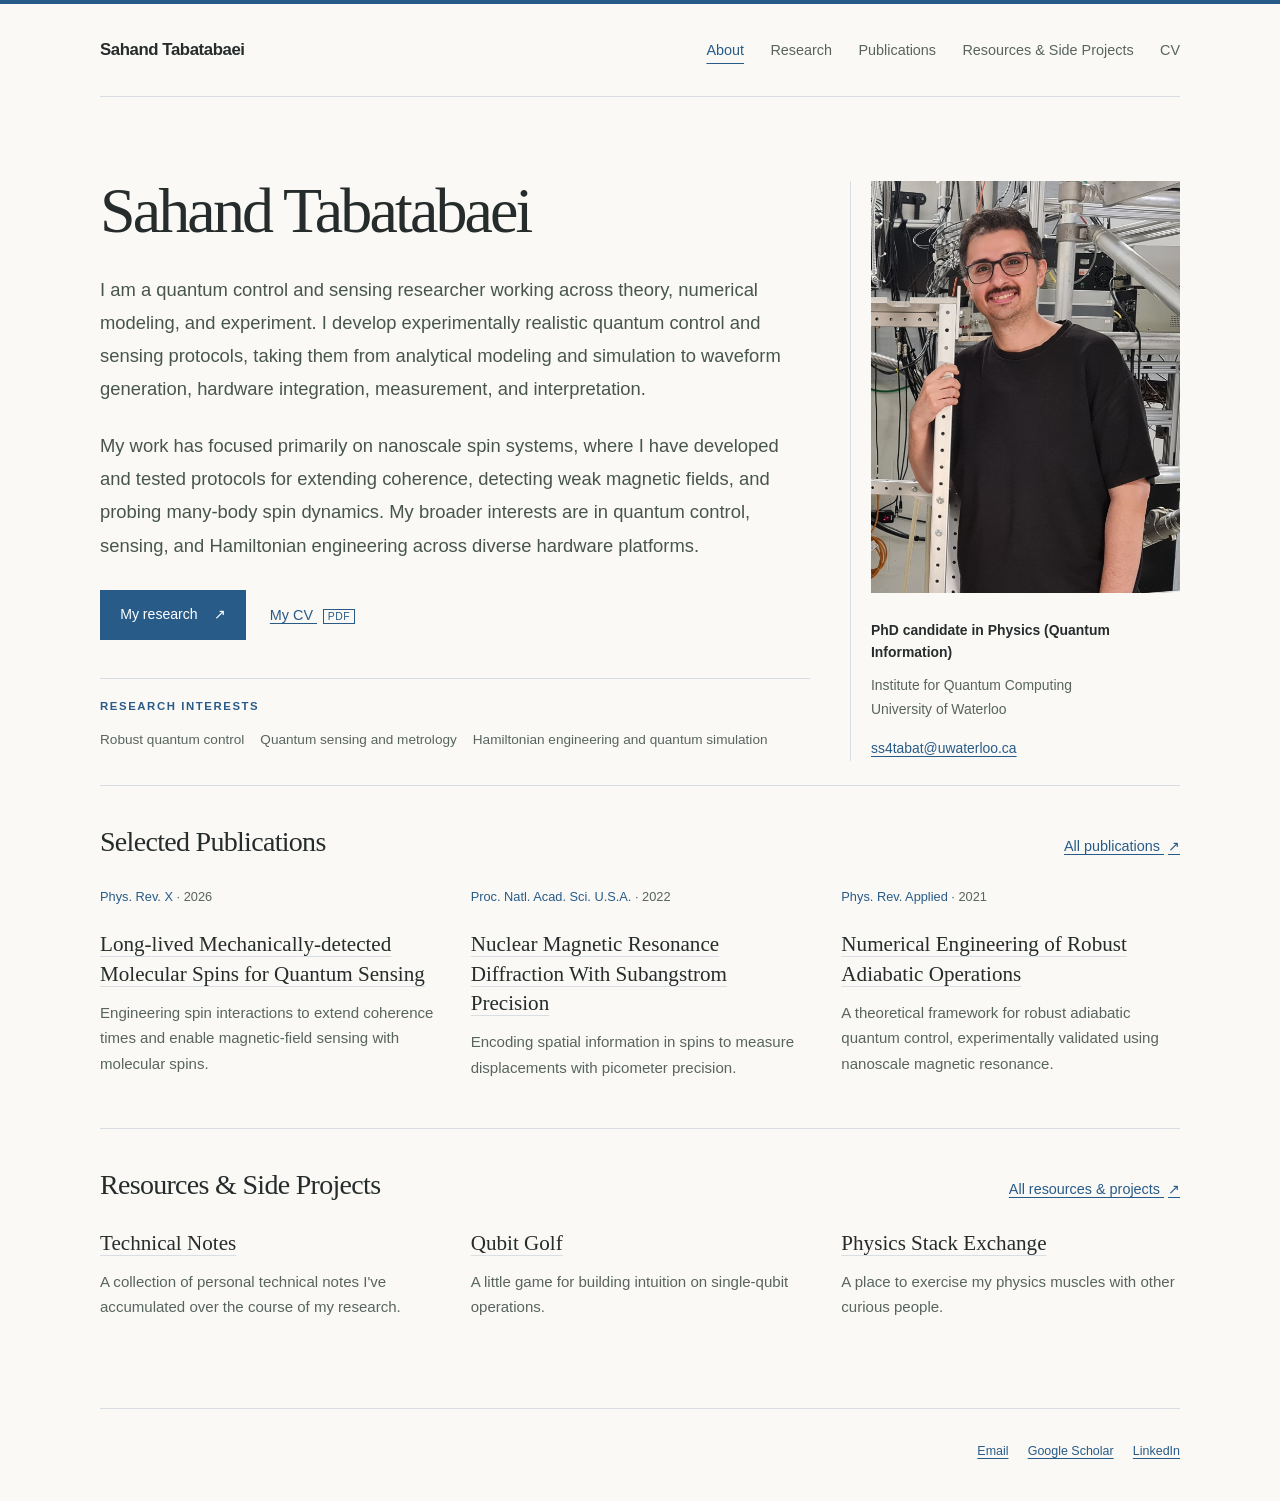
<file: index.html>
<!doctype html>
<html lang="en">
<head>
  <meta charset="utf-8">
  <meta name="viewport" content="width=device-width, initial-scale=1">
  <title>About · Sahand Tabatabaei</title>
  <meta name="description" content="Quantum control and sensing researcher">
  <meta name="author" content="Sahand Tabatabaei">
  <meta name="robots" content="index, follow">
  <meta name="color-scheme" content="light">
  <link rel="stylesheet" href="assets/styles.css">
</head>
<body>
  <a class="skip-link" href="#main">Skip to content</a>
  <header class="site-header container">
    <a class="site-name" href="index.html">Sahand Tabatabaei</a>
    <nav aria-label="Main navigation"><a href="index.html" aria-current="page">About</a><a href="research.html">Research</a><a href="publications.html">Publications</a><a href="resources.html">Resources &amp; Side Projects</a><a href="cv.html">CV</a></nav>
  </header>
  <main id="main" class="container" tabindex="-1">
    <section class="home-intro" aria-labelledby="intro-title">
      <div class="home-copy">
        <h1 id="intro-title">Sahand Tabatabaei</h1>
        <p class="lead">I am a quantum control and sensing researcher working across theory, numerical modeling, and experiment. I develop experimentally realistic quantum control and sensing protocols, taking them from analytical modeling and simulation to waveform generation, hardware integration, measurement, and interpretation.</p>
        <div class="home-biography prose lead"><p>My work has focused primarily on nanoscale spin systems, where I have developed and tested protocols for extending coherence, detecting weak magnetic fields, and probing many-body spin dynamics. My broader interests are in quantum control, sensing, and Hamiltonian engineering across diverse hardware platforms.</p></div>
        <div class="actions">
          <a class="button" href="research.html">My research <span aria-hidden="true">↗</span></a>
          <a class="text-link" href="files/Sahand_Tabatabaei_CV.pdf">My CV <span class="file-type">PDF</span></a>
        </div>
      </div>
      <aside class="profile-aside" aria-label="Portrait and current position">
        <figure class="profile-photo"><img src="images/sahand-tabatabaei.jpg" alt="Sahand Tabatabaei" width="2220" height="2252" decoding="async" fetchpriority="high"></figure>
        <div class="profile-details">
          <p class="position">PhD candidate in Physics (Quantum Information)</p>
          <p>Institute for Quantum Computing<br>University of Waterloo</p>
          <a class="email-link" href="mailto:ss4tabat@uwaterloo.ca">ss4tabat@uwaterloo.ca</a>
        </div>
      </aside>
      <div class="home-interests" aria-labelledby="interests-title">
        <p class="eyebrow" id="interests-title">Research Interests</p>
        <ul class="plain-list"><li>Robust quantum control</li><li>Quantum sensing and metrology</li><li>Hamiltonian engineering and quantum simulation</li></ul>
      </div>
    </section>
    <section class="section-block" aria-labelledby="selected-title">
      <div class="section-heading">
        <h2 id="selected-title">Selected Publications</h2>
        <a class="text-link" href="publications.html">All publications <span aria-hidden="true">↗</span></a>
      </div>
      <div class="selected-publications"><article class="selected-paper"><p class="paper-meta"><em>Phys. Rev. X</em> · 2026</p><h3><a href="https://link.aps.org/doi/10.1103/c994-bzx7">Long-lived Mechanically-detected Molecular Spins for Quantum Sensing</a></h3><p class="paper-summary">Engineering spin interactions to extend coherence times and enable magnetic-field sensing with molecular spins.</p></article><article class="selected-paper"><p class="paper-meta"><em>Proc. Natl. Acad. Sci. U.S.A.</em> · 2022</p><h3><a href="https://pnas.org/doi/full/10.1073/pnas.2209213119">Nuclear Magnetic Resonance Diffraction With Subangstrom Precision</a></h3><p class="paper-summary">Encoding spatial information in spins to measure displacements with picometer precision.</p></article><article class="selected-paper"><p class="paper-meta"><em>Phys. Rev. Applied</em> · 2021</p><h3><a href="https://link.aps.org/doi/10.1103/PhysRevApplied.15.044043">Numerical Engineering of Robust Adiabatic Operations</a></h3><p class="paper-summary">A theoretical framework for robust adiabatic quantum control, experimentally validated using nanoscale magnetic resonance.</p></article></div>
    </section>
    <section class="section-block" aria-labelledby="home-resources-title">
      <div class="section-heading">
        <h2 id="home-resources-title">Resources &amp; Side Projects</h2>
        <a class="text-link" href="resources.html">All resources &amp; projects <span aria-hidden="true">↗</span></a>
      </div>
      <ul class="home-resources"><li class="home-resource"><h3><a href="resources.html#technical-notes">Technical Notes</a></h3><p>A collection of personal technical notes I&#x27;ve accumulated over the course of my research.</p></li><li class="home-resource"><h3><a href="https://sahandtabtab.github.io/Quantum-Gate-Golf/">Qubit Golf</a></h3><p>A little game for building intuition on single-qubit operations.</p></li><li class="home-resource"><h3><a href="https://physics.stackexchange.com/users/116526/sahand-tabatabaei">Physics Stack Exchange</a></h3><p>A place to exercise my physics muscles with other curious people.</p></li></ul>
    </section>

  </main>
  <footer class="site-footer container">
    <nav aria-label="Contact and professional links">
      <a href="mailto:ss4tabat@uwaterloo.ca">Email</a>
      <a href="https://scholar.google.ca/citations?user=U9MbIZI5tVkC&amp;hl=en">Google Scholar</a>
      <a href="https://www.linkedin.com/in/sahand-tabatabaei-b3b53bb3">LinkedIn</a>
    </nav>
  </footer>
</body>
</html>
</file>
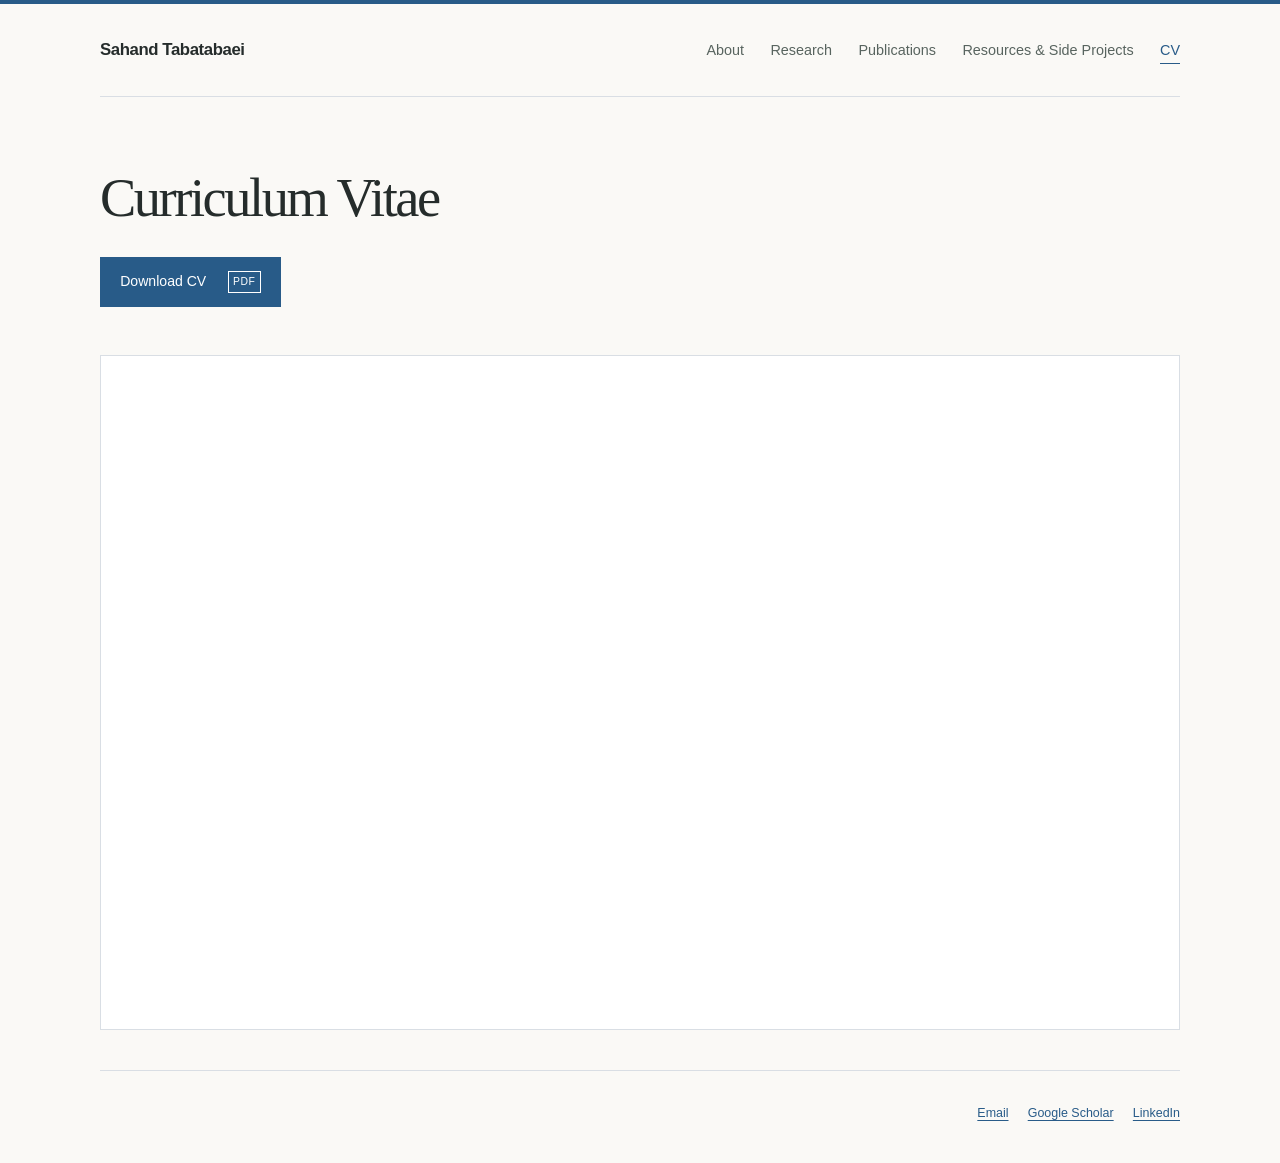
<file: cv.html>
<!doctype html>
<html lang="en">
<head>
  <meta charset="utf-8">
  <meta name="viewport" content="width=device-width, initial-scale=1">
  <title>CV · Sahand Tabatabaei</title>
  <meta name="description" content="Sahand Tabatabaei&#x27;s CV">
  <meta name="author" content="Sahand Tabatabaei">
  <meta name="robots" content="index, follow">
  <meta name="color-scheme" content="light">
  <link rel="stylesheet" href="assets/styles.css">
</head>
<body>
  <a class="skip-link" href="#main">Skip to content</a>
  <header class="site-header container">
    <a class="site-name" href="index.html">Sahand Tabatabaei</a>
    <nav aria-label="Main navigation"><a href="index.html">About</a><a href="research.html">Research</a><a href="publications.html">Publications</a><a href="resources.html">Resources &amp; Side Projects</a><a href="cv.html" aria-current="page">CV</a></nav>
  </header>
  <main id="main" class="container" tabindex="-1">
    <header class="page-heading">
      <h1>Curriculum Vitae</h1>
      <div class="actions">
        <a class="button" href="files/Sahand_Tabatabaei_CV.pdf" download="Sahand_Tabatabaei_CV.pdf">Download CV <span class="file-type">PDF</span></a>
      </div>
    </header>
    <section class="cv-document" aria-labelledby="document-title">
      <h2 id="document-title" class="visually-hidden">CV Document Preview</h2>
      <iframe src="files/Sahand_Tabatabaei_CV.pdf" title="Sahand Tabatabaei Research CV PDF" loading="lazy"></iframe>
    </section>

  </main>
  <footer class="site-footer container">
    <nav aria-label="Contact and professional links">
      <a href="mailto:ss4tabat@uwaterloo.ca">Email</a>
      <a href="https://scholar.google.ca/citations?user=U9MbIZI5tVkC&amp;hl=en">Google Scholar</a>
      <a href="https://www.linkedin.com/in/sahand-tabatabaei-b3b53bb3">LinkedIn</a>
    </nav>
  </footer>
</body>
</html>
</file>
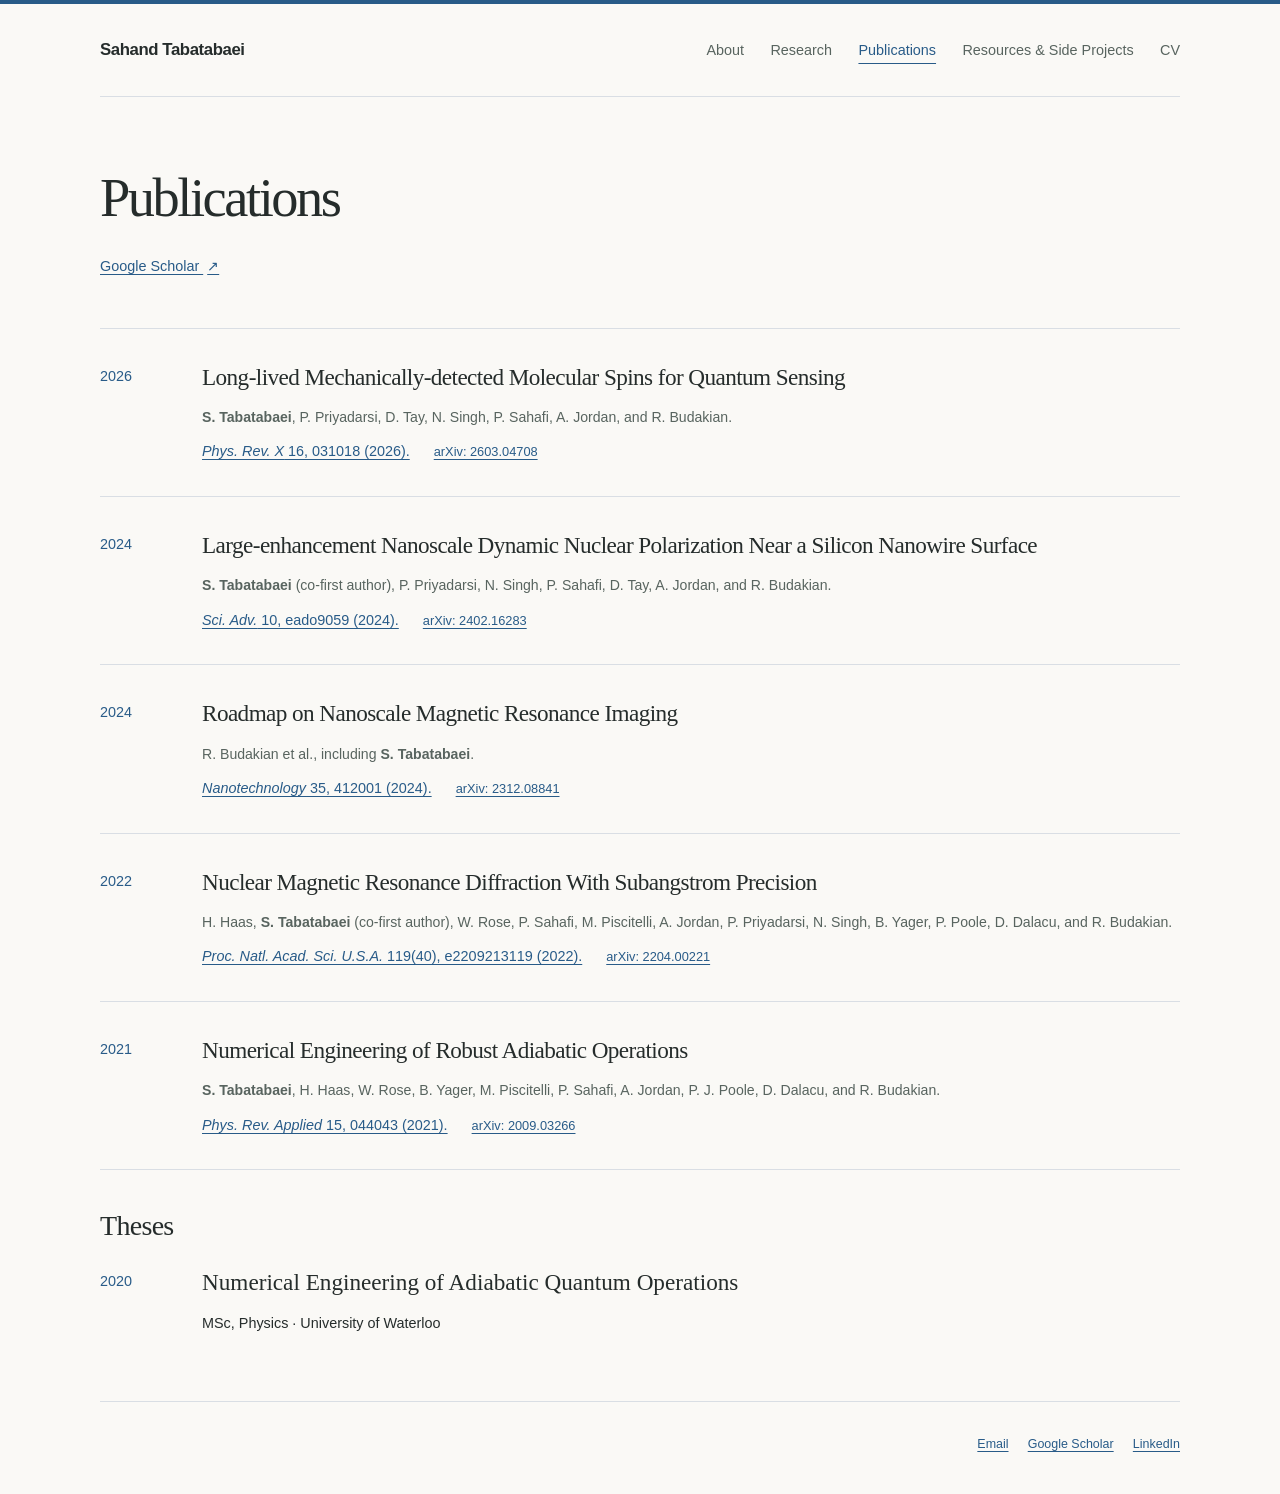
<file: publications.html>
<!doctype html>
<html lang="en">
<head>
  <meta charset="utf-8">
  <meta name="viewport" content="width=device-width, initial-scale=1">
  <title>Publications · Sahand Tabatabaei</title>
  <meta name="description" content="Publications.">
  <meta name="author" content="Sahand Tabatabaei">
  <meta name="robots" content="index, follow">
  <meta name="color-scheme" content="light">
  <link rel="stylesheet" href="assets/styles.css">
</head>
<body>
  <a class="skip-link" href="#main">Skip to content</a>
  <header class="site-header container">
    <a class="site-name" href="index.html">Sahand Tabatabaei</a>
    <nav aria-label="Main navigation"><a href="index.html">About</a><a href="research.html">Research</a><a href="publications.html" aria-current="page">Publications</a><a href="resources.html">Resources &amp; Side Projects</a><a href="cv.html">CV</a></nav>
  </header>
  <main id="main" class="container" tabindex="-1">
    <header class="page-heading">
      <h1>Publications</h1>
      <a class="text-link" href="https://scholar.google.ca/citations?user=U9MbIZI5tVkC&amp;hl=en">Google Scholar <span aria-hidden="true">↗</span></a>
    </header>
    <ol class="publication-list"><li class="publication" id="squint-2026"><span class="publication-year">2026</span><div><h2><a href="https://link.aps.org/doi/10.1103/c994-bzx7">Long-lived Mechanically-detected Molecular Spins for Quantum Sensing</a></h2><p class="publication-authors"><strong>S. Tabatabaei</strong>, P. Priyadarsi, D. Tay, N. Singh, P. Sahafi, A. Jordan, and R. Budakian.</p><div class="publication-links"><a class="journal-citation" href="https://link.aps.org/doi/10.1103/c994-bzx7"><em>Phys. Rev. X</em> 16, 031018 (2026).</a><a href="https://arxiv.org/abs/2603.04708">arXiv: 2603.04708</a></div></div></li><li class="publication" id="dnp-2024"><span class="publication-year">2024</span><div><h2><a href="https://www.science.org/doi/10.1126/sciadv.ado9059">Large-enhancement Nanoscale Dynamic Nuclear Polarization Near a Silicon Nanowire Surface</a></h2><p class="publication-authors"><strong>S. Tabatabaei</strong> (co-first author), P. Priyadarsi, N. Singh, P. Sahafi, D. Tay, A. Jordan, and R. Budakian.</p><div class="publication-links"><a class="journal-citation" href="https://www.science.org/doi/10.1126/sciadv.ado9059"><em>Sci. Adv.</em> 10, eado9059 (2024).</a><a href="https://arxiv.org/abs/2402.16283">arXiv: 2402.16283</a></div></div></li><li class="publication" id="roadmap-2024"><span class="publication-year">2024</span><div><h2><a href="https://iopscience.iop.org/article/10.1088/1361-6528/ad4b23">Roadmap on Nanoscale Magnetic Resonance Imaging</a></h2><p class="publication-authors">R. Budakian et al., including <strong>S. Tabatabaei</strong>.</p><div class="publication-links"><a class="journal-citation" href="https://iopscience.iop.org/article/10.1088/1361-6528/ad4b23"><em>Nanotechnology</em> 35, 412001 (2024).</a><a href="https://arxiv.org/abs/2312.08841">arXiv: 2312.08841</a></div></div></li><li class="publication" id="diffraction-2022"><span class="publication-year">2022</span><div><h2><a href="https://pnas.org/doi/full/10.1073/pnas.2209213119">Nuclear Magnetic Resonance Diffraction With Subangstrom Precision</a></h2><p class="publication-authors">H. Haas, <strong>S. Tabatabaei</strong> (co-first author), W. Rose, P. Sahafi, M. Piscitelli, A. Jordan, P. Priyadarsi, N. Singh, B. Yager, P. Poole, D. Dalacu, and R. Budakian.</p><div class="publication-links"><a class="journal-citation" href="https://pnas.org/doi/full/10.1073/pnas.2209213119"><em>Proc. Natl. Acad. Sci. U.S.A.</em> 119(40), e2209213119 (2022).</a><a href="https://arxiv.org/abs/2204.00221">arXiv: 2204.00221</a></div></div></li><li class="publication" id="adiabatic-2021"><span class="publication-year">2021</span><div><h2><a href="https://link.aps.org/doi/10.1103/PhysRevApplied.15.044043">Numerical Engineering of Robust Adiabatic Operations</a></h2><p class="publication-authors"><strong>S. Tabatabaei</strong>, H. Haas, W. Rose, B. Yager, M. Piscitelli, P. Sahafi, A. Jordan, P. J. Poole, D. Dalacu, and R. Budakian.</p><div class="publication-links"><a class="journal-citation" href="https://link.aps.org/doi/10.1103/PhysRevApplied.15.044043"><em>Phys. Rev. Applied</em> 15, 044043 (2021).</a><a href="https://arxiv.org/abs/2009.03266">arXiv: 2009.03266</a></div></div></li></ol>
    <section class="theses" aria-labelledby="theses-title">
      <h2 id="theses-title">Theses</h2>
      <ul class="thesis-list"><li class="publication thesis"><span class="publication-year">2020</span><div><h3><a href="https://uwspace.uwaterloo.ca/items/4c29dbba-2ef1-442f-9c24-447a9eb03e2e">Numerical Engineering of Adiabatic Quantum Operations</a></h3><p class="publication-venue">MSc, Physics &middot; University of Waterloo</p></div></li></ul>
    </section>

  </main>
  <footer class="site-footer container">
    <nav aria-label="Contact and professional links">
      <a href="mailto:ss4tabat@uwaterloo.ca">Email</a>
      <a href="https://scholar.google.ca/citations?user=U9MbIZI5tVkC&amp;hl=en">Google Scholar</a>
      <a href="https://www.linkedin.com/in/sahand-tabatabaei-b3b53bb3">LinkedIn</a>
    </nav>
  </footer>
</body>
</html>
</file>
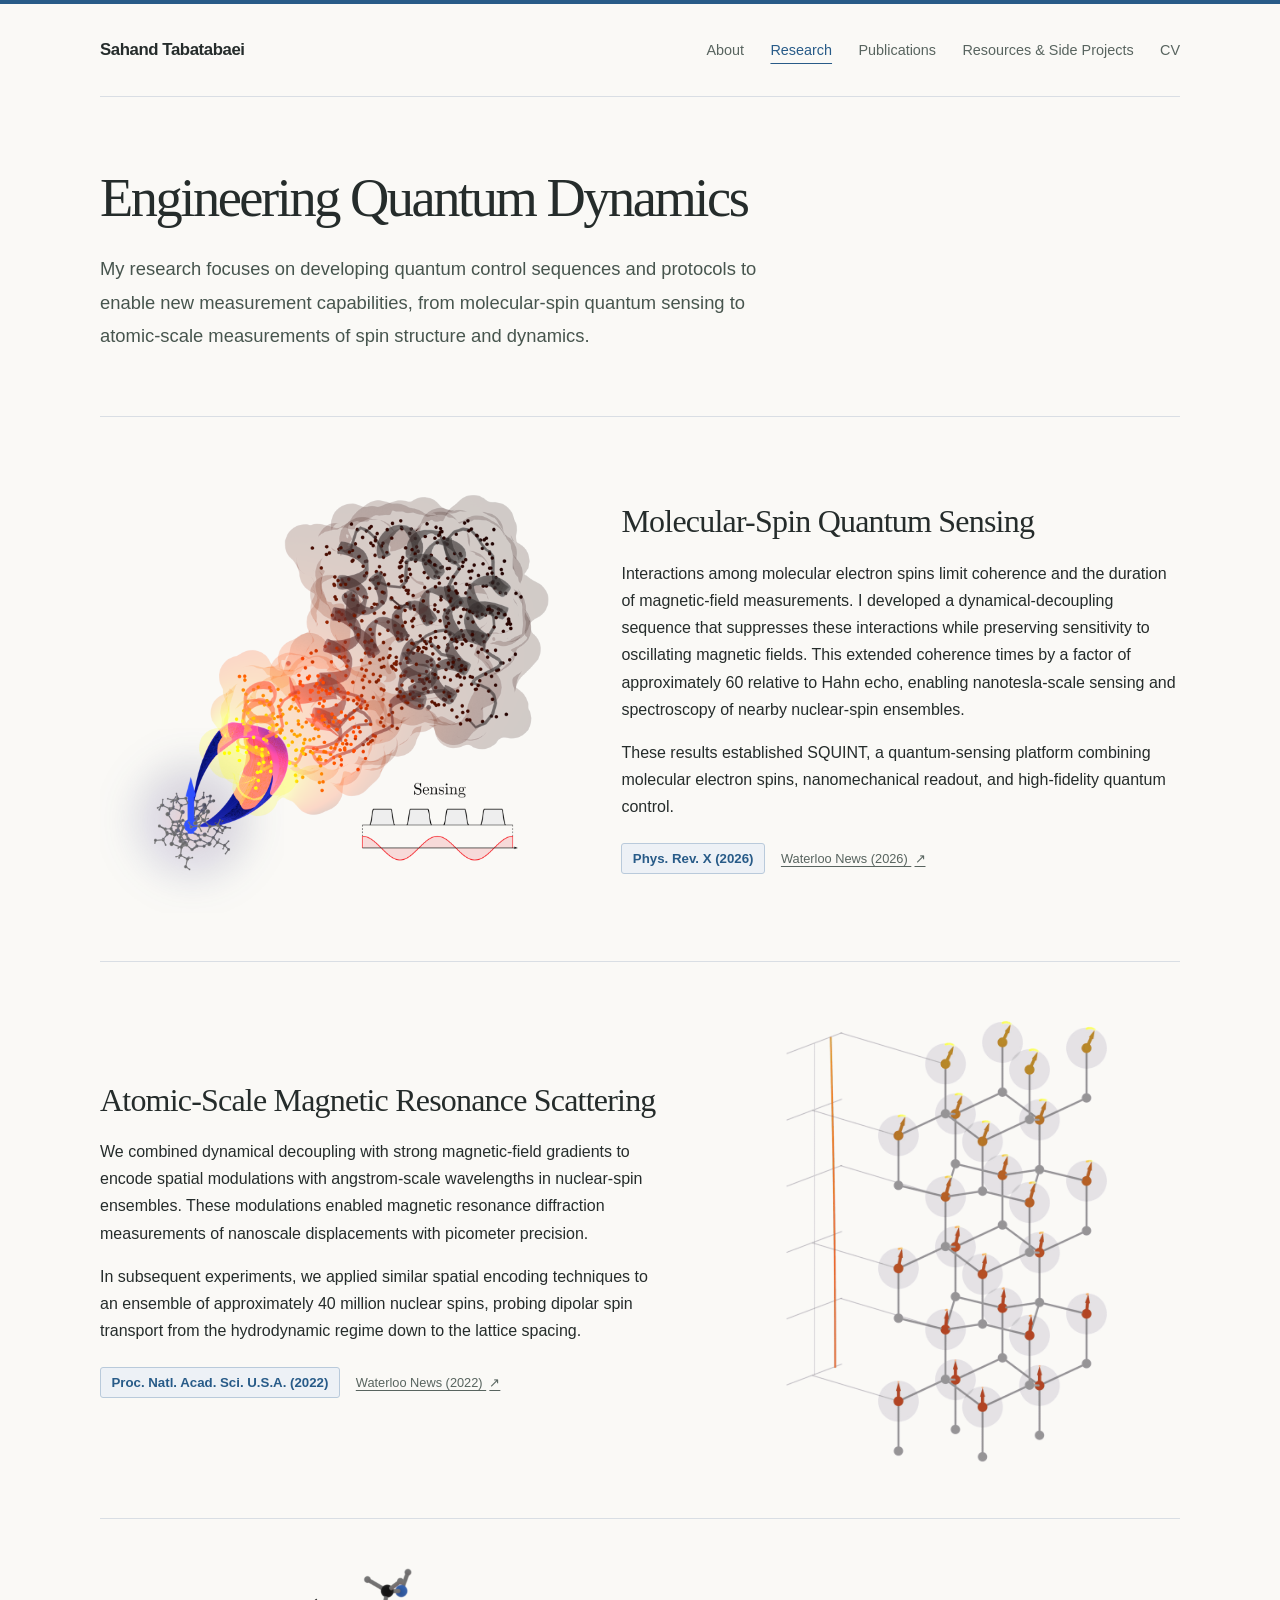
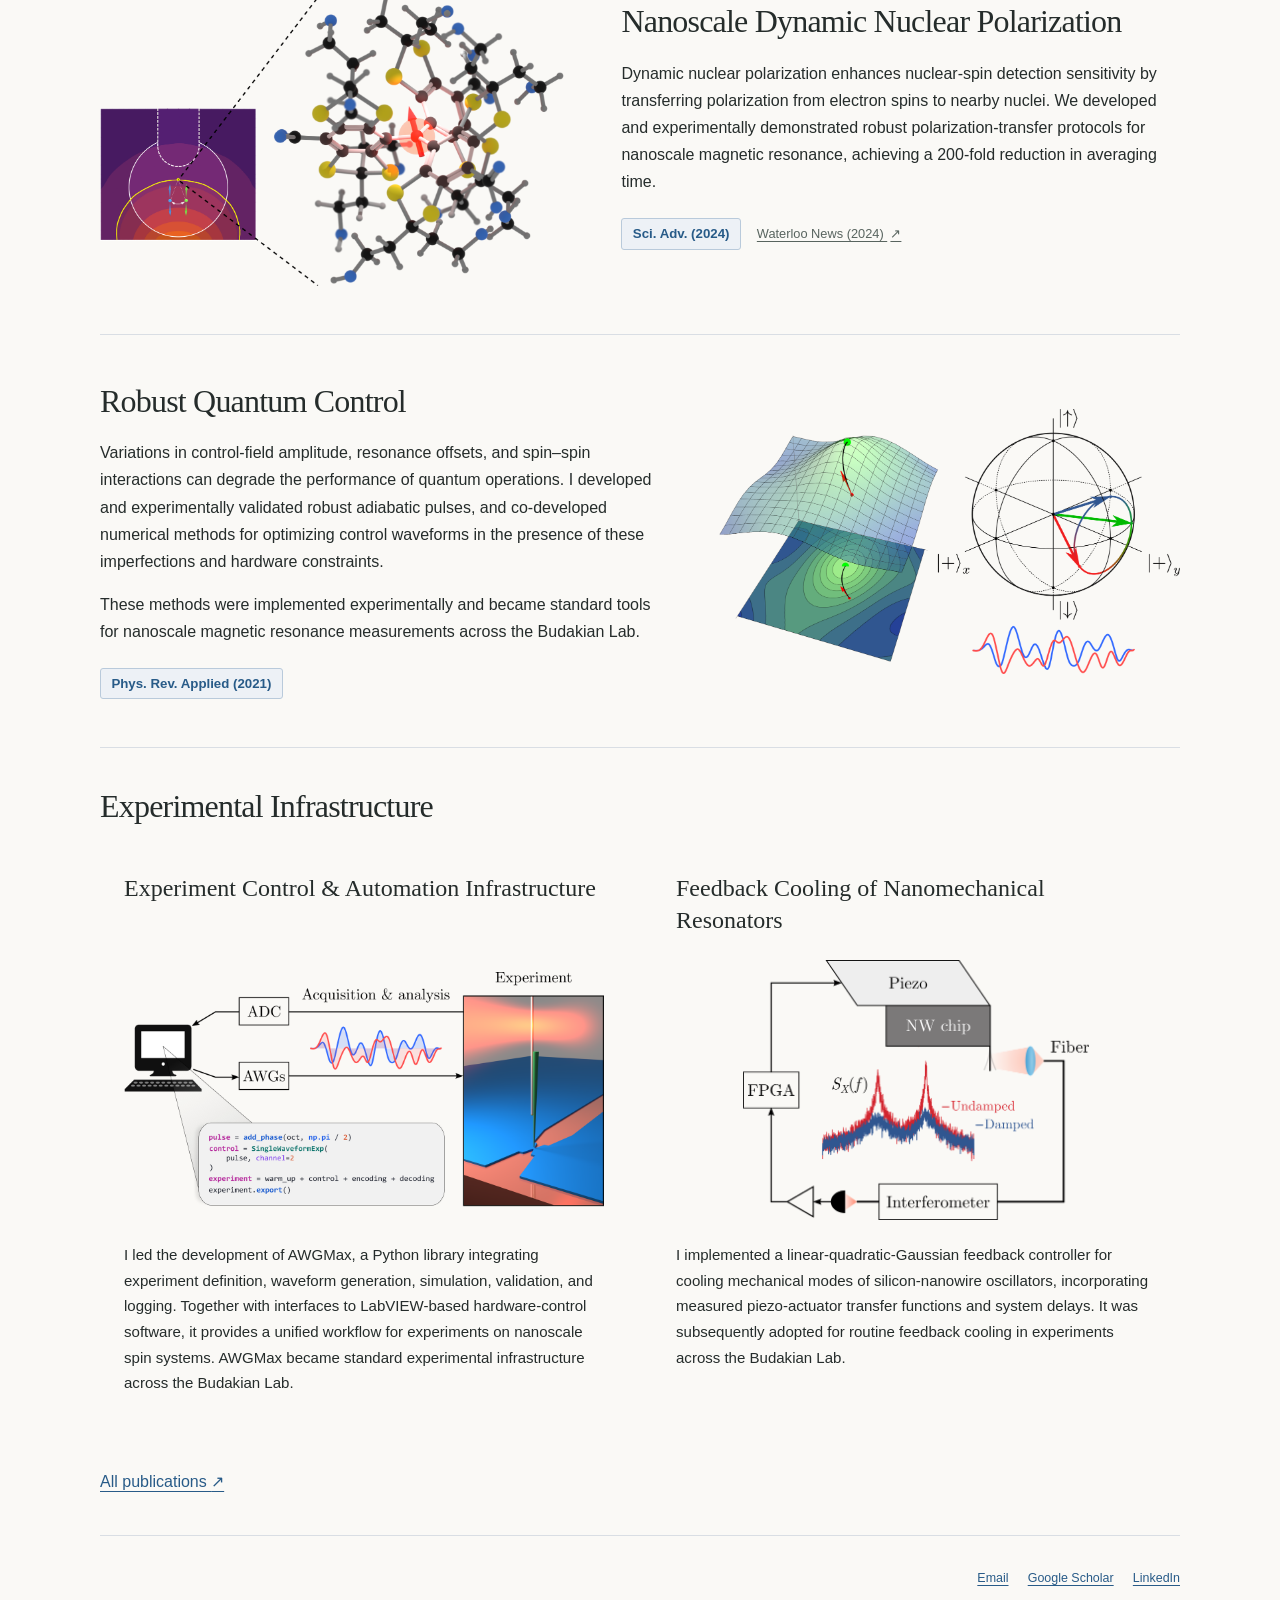
<file: research.html>
<!doctype html>
<html lang="en">
<head>
  <meta charset="utf-8">
  <meta name="viewport" content="width=device-width, initial-scale=1">
  <title>Research · Sahand Tabatabaei</title>
  <meta name="description" content="My research focuses on developing quantum control sequences and protocols to enable new measurement capabilities, from molecular-spin quantum sensing to atomic-scale measurements of spin structure and dynamics.">
  <meta name="author" content="Sahand Tabatabaei">
  <meta name="robots" content="index, follow">
  <meta name="color-scheme" content="light">
  <link rel="stylesheet" href="assets/styles.css">
</head>
<body>
  <a class="skip-link" href="#main">Skip to content</a>
  <header class="site-header container">
    <a class="site-name" href="index.html">Sahand Tabatabaei</a>
    <nav aria-label="Main navigation"><a href="index.html">About</a><a href="research.html" aria-current="page">Research</a><a href="publications.html">Publications</a><a href="resources.html">Resources &amp; Side Projects</a><a href="cv.html">CV</a></nav>
  </header>
  <main id="main" class="container" tabindex="-1">
    <header class="page-heading">
      <h1>Engineering Quantum Dynamics</h1>
      <p class="lead">My research focuses on developing quantum control sequences and protocols to enable new measurement capabilities, from molecular-spin quantum sensing to atomic-scale measurements of spin structure and dynamics.</p>
    </header>
    <div class="research-studies"><section class="research-study" id="molecular-spin-sensing" aria-labelledby="molecular-spin-sensing-title"><div class="study-copy prose"><header class="study-heading"><h2 id="molecular-spin-sensing-title">Molecular-Spin Quantum Sensing</h2></header><p>Interactions among molecular electron spins limit coherence and the duration of magnetic-field measurements. I developed a dynamical-decoupling sequence that suppresses these interactions while preserving sensitivity to oscillating magnetic fields. This extended coherence times by a factor of approximately 60 relative to Hahn echo, enabling nanotesla-scale sensing and spectroscopy of nearby nuclear-spin ensembles.</p>
<p>These results established SQUINT, a quantum-sensing platform combining molecular electron spins, nanomechanical readout, and high-fidelity quantum control.</p><ul class="related-papers" aria-label="Papers and coverage"><li><a href="https://link.aps.org/doi/10.1103/c994-bzx7" class="paper-link">Phys. Rev. X (2026)</a><a class="coverage-link" href="https://uwaterloo.ca/news/media/using-molecule-quantum-sensor" title="Using a Molecule as a Quantum Sensor">Waterloo News (2026) <span aria-hidden="true">&nearr;</span></a></li></ul></div><figure class="research-figure"><img src="images/research/sensing.png" alt="Illustration of a molecular spin sensing nuclear spins in a target protein." width="1400" height="1348" loading="lazy" decoding="async"></figure></section><section class="research-study" id="magnetic-resonance-diffraction" aria-labelledby="magnetic-resonance-diffraction-title"><div class="study-copy prose"><header class="study-heading"><h2 id="magnetic-resonance-diffraction-title">Atomic-Scale Magnetic Resonance Scattering</h2></header><p>We combined dynamical decoupling with strong magnetic-field gradients to encode spatial modulations with angstrom-scale wavelengths in nuclear-spin ensembles. These modulations enabled magnetic resonance diffraction measurements of nanoscale displacements with picometer precision.</p>
<p>In subsequent experiments, we applied similar spatial encoding techniques to an ensemble of approximately 40 million nuclear spins, probing dipolar spin transport from the hydrodynamic regime down to the lattice spacing.</p><ul class="related-papers" aria-label="Papers and coverage"><li><a href="https://pnas.org/doi/full/10.1073/pnas.2209213119" class="paper-link">Proc. Natl. Acad. Sci. U.S.A. (2022)</a><a class="coverage-link" href="https://uwaterloo.ca/news/subatomic-mri-could-lead-new-drug-therapies" title="Subatomic MRI Could Lead to New Drug Therapies">Waterloo News (2022) <span aria-hidden="true">&nearr;</span></a></li></ul></div><figure class="research-figure"><picture><source media="(prefers-reduced-motion: reduce)" srcset="images/research/diffraction-poster.png"><img class="research-animation" src="images/research/diffraction-loop.gif" width="912" height="1080" alt="Animation illustrating spatial encoding in a spin ensemble for magnetic resonance diffraction." loading="lazy" decoding="async"></picture></figure></section><section class="research-study" id="nanoscale-dnp" aria-labelledby="nanoscale-dnp-title"><div class="study-copy prose"><header class="study-heading"><h2 id="nanoscale-dnp-title">Nanoscale Dynamic Nuclear Polarization</h2></header><p>Dynamic nuclear polarization enhances nuclear-spin detection sensitivity by transferring polarization from electron spins to nearby nuclei. We developed and experimentally demonstrated robust polarization-transfer protocols for nanoscale magnetic resonance, achieving a 200-fold reduction in averaging time.</p><ul class="related-papers" aria-label="Papers and coverage"><li><a href="https://www.science.org/doi/10.1126/sciadv.ado9059" class="paper-link">Sci. Adv. (2024)</a><a class="coverage-link" href="https://uwaterloo.ca/news/waterloo-researchers-advance-nanoscale-imaging-capabilities" title="Waterloo Researchers Advance Nanoscale Imaging Capabilities">Waterloo News (2024) <span aria-hidden="true">&nearr;</span></a></li></ul></div><figure class="research-figure"><img src="images/research/dnp.png" alt="Molecular radical with an electron spin used for polarization transfer." width="1400" height="959" loading="lazy" decoding="async"></figure></section><section class="research-study" id="quantum-control" aria-labelledby="quantum-control-title"><div class="study-copy prose"><header class="study-heading"><h2 id="quantum-control-title">Robust Quantum Control</h2></header><p>Variations in control-field amplitude, resonance offsets, and spin–spin interactions can degrade the performance of quantum operations. I developed and experimentally validated robust adiabatic pulses, and co-developed numerical methods for optimizing control waveforms in the presence of these imperfections and hardware constraints.</p>
<p>These methods were implemented experimentally and became standard tools for nanoscale magnetic resonance measurements across the Budakian Lab.</p><ul class="related-papers" aria-label="Papers and coverage"><li><a href="https://link.aps.org/doi/10.1103/PhysRevApplied.15.044043" class="paper-link">Phys. Rev. Applied (2021)</a></li></ul></div><figure class="research-figure"><img src="images/research/control.png" alt="Optimization landscape for quantum optimal control, Bloch sphere trajectory, and shaped control waveforms." width="1400" height="797" loading="lazy" decoding="async"></figure></section></div>
    <section class="research-infrastructure" id="computing-instrumentation" aria-labelledby="infrastructure-title">
      <h2 id="infrastructure-title">Experimental Infrastructure</h2>
      <div class="research-tools"><section class="research-tool" id="awgmax" aria-labelledby="awgmax-title"><h3 id="awgmax-title">Experiment Control &amp; Automation Infrastructure</h3><figure class="research-figure"><img src="images/research/awgmax.png" alt="Experiment control infrastructure and AWGMax" width="1400" height="686" loading="lazy" decoding="async"></figure><p>I led the development of AWGMax, a Python library integrating experiment definition, waveform generation, simulation, validation, and logging. Together with interfaces to LabVIEW-based hardware-control software, it provides a unified workflow for experiments on nanoscale spin systems. AWGMax became standard experimental infrastructure across the Budakian Lab.</p></section><section class="research-tool" id="feedback-cooling" aria-labelledby="feedback-cooling-title"><h3 id="feedback-cooling-title">Feedback Cooling of Nanomechanical Resonators</h3><figure class="research-figure"><img src="images/research/feedback-cooling.png" alt="Feedback cooling of silicon nanowire mechanical oscillators" width="1400" height="1054" loading="lazy" decoding="async"></figure><p>I implemented a linear-quadratic-Gaussian feedback controller for cooling mechanical modes of silicon-nanowire oscillators, incorporating measured piezo-actuator transfer functions and system delays. It was subsequently adopted for routine feedback cooling in experiments across the Budakian Lab.</p></section></div>
    </section>
    <p class="closing-link"><a href="publications.html">All publications <span aria-hidden="true">&nearr;</span></a></p>

  </main>
  <footer class="site-footer container">
    <nav aria-label="Contact and professional links">
      <a href="mailto:ss4tabat@uwaterloo.ca">Email</a>
      <a href="https://scholar.google.ca/citations?user=U9MbIZI5tVkC&amp;hl=en">Google Scholar</a>
      <a href="https://www.linkedin.com/in/sahand-tabatabaei-b3b53bb3">LinkedIn</a>
    </nav>
  </footer>
</body>
</html>
</file>
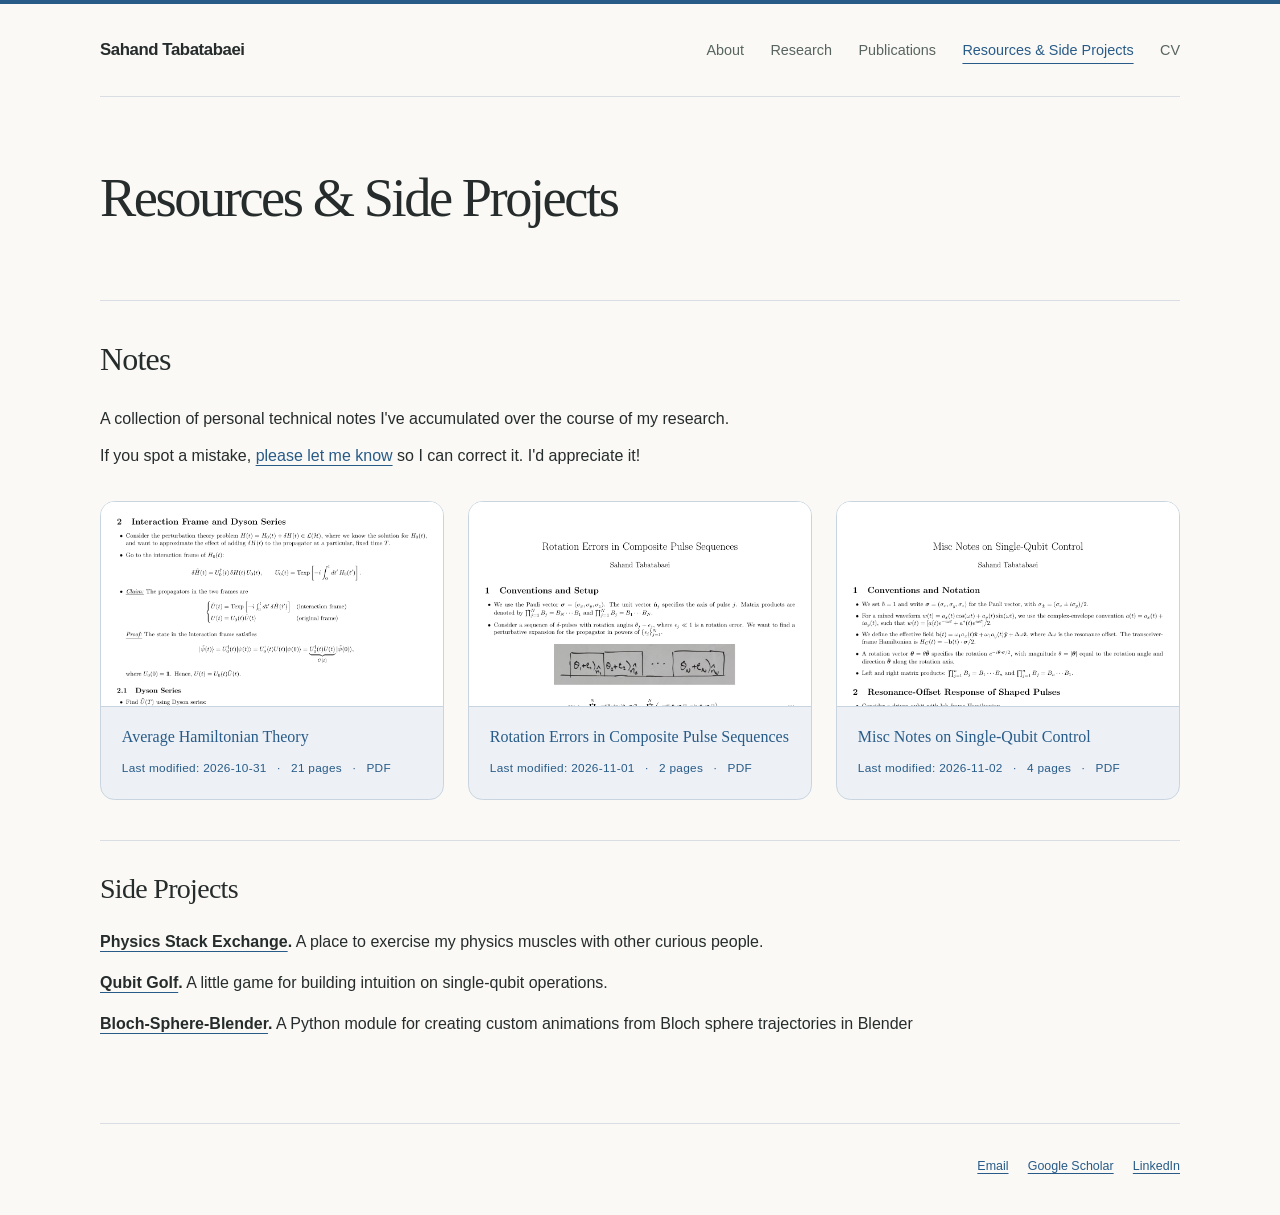
<file: resources.html>
<!doctype html>
<html lang="en">
<head>
  <meta charset="utf-8">
  <meta name="viewport" content="width=device-width, initial-scale=1">
  <title>Resources &amp; Side Projects · Sahand Tabatabaei</title>
  <meta name="description" content="Personal technical notes on quantum control and pulse sequences, alongside scientific side projects.">
  <meta name="author" content="Sahand Tabatabaei">
  <meta name="robots" content="index, follow">
  <meta name="color-scheme" content="light">
  <link rel="stylesheet" href="assets/styles.css">
</head>
<body>
  <a class="skip-link" href="#main">Skip to content</a>
  <header class="site-header container">
    <a class="site-name" href="index.html">Sahand Tabatabaei</a>
    <nav aria-label="Main navigation"><a href="index.html">About</a><a href="research.html">Research</a><a href="publications.html">Publications</a><a href="resources.html" aria-current="page">Resources &amp; Side Projects</a><a href="cv.html">CV</a></nav>
  </header>
  <main id="main" class="container" tabindex="-1">
    <header class="page-heading">
      <h1>Resources &amp; Side Projects</h1>
    </header>
        <section class="resource-notes" id="technical-notes" aria-labelledby="technical-notes-title">
      <h2 id="technical-notes-title">Notes</h2>
      <p class="prose">A collection of personal technical notes I&#x27;ve accumulated over the course of my research.</p>
      <p class="prose">If you spot a mistake, <a href="mailto:ss4tabat@uwaterloo.ca">please let me know</a> so I can correct it. I'd appreciate it!</p>
      <div class="notes-list"><article class="notes-entry"><a class="note-card" href="files/aht-notes.pdf" aria-label="Average Hamiltonian Theory (PDF)"><img class="note-preview" src="images/notes/aht-notes.png" alt="" width="1201" height="721" loading="lazy" decoding="async"><div class="note-card-body"><h3 class="note-title">Average Hamiltonian Theory</h3><p class="note-meta"><span>Last modified: <time datetime="2026-10-31">2026-10-31</time></span><span>21 pages</span><span>PDF</span></p></div></a></article><article class="notes-entry"><a class="note-card" href="files/rotation-errors.pdf" aria-label="Rotation Errors in Composite Pulse Sequences (PDF)"><img class="note-preview" src="images/notes/rotation-errors.png" alt="" width="1201" height="721" loading="lazy" decoding="async"><div class="note-card-body"><h3 class="note-title">Rotation Errors in Composite Pulse Sequences</h3><p class="note-meta"><span>Last modified: <time datetime="2026-11-01">2026-11-01</time></span><span>2 pages</span><span>PDF</span></p></div></a></article><article class="notes-entry"><a class="note-card" href="files/single-qubit-control.pdf" aria-label="Misc Notes on Single-Qubit Control (PDF)"><img class="note-preview" src="images/notes/single-qubit-control.png" alt="" width="1201" height="721" loading="lazy" decoding="async"><div class="note-card-body"><h3 class="note-title">Misc Notes on Single-Qubit Control</h3><p class="note-meta"><span>Last modified: <time datetime="2026-11-02">2026-11-02</time></span><span>4 pages</span><span>PDF</span></p></div></a></article></div>
    </section>

    <section class="resource-projects" aria-labelledby="side-projects-title">
      <h2 id="side-projects-title">Side Projects</h2>
      <ul class="resource-entries"><li class="resource-entry" id="physics-community"><strong><a href="https://physics.stackexchange.com/users/116526/sahand-tabatabaei">Physics Stack Exchange</a>.</strong> A place to exercise my physics muscles with other curious people.</li><li class="resource-entry" id="qubit-golf"><strong><a href="https://sahandtabtab.github.io/Quantum-Gate-Golf/">Qubit Golf</a>.</strong> A little game for building intuition on single-qubit operations.</li><li class="resource-entry" id="scientific-visualization"><strong><a href="https://github.com/sahandtabtab/Bloch-Sphere-Blender">Bloch-Sphere-Blender</a>.</strong> A Python module for creating custom animations from Bloch sphere trajectories in Blender</li></ul>
    </section>

  </main>
  <footer class="site-footer container">
    <nav aria-label="Contact and professional links">
      <a href="mailto:ss4tabat@uwaterloo.ca">Email</a>
      <a href="https://scholar.google.ca/citations?user=U9MbIZI5tVkC&amp;hl=en">Google Scholar</a>
      <a href="https://www.linkedin.com/in/sahand-tabatabaei-b3b53bb3">LinkedIn</a>
    </nav>
  </footer>
</body>
</html>
</file>
<file: assets/styles.css>
:root {
  --paper: #faf9f6;
  --ink: #252c2b;
  --muted: #58645f;
  --accent: #285b88;
  --line: #d9dee4;
  --soft: #edf1f6;
  --serif: Georgia, "Times New Roman", serif;
  --sans: -apple-system, BlinkMacSystemFont, "Segoe UI", Arial, sans-serif;
  /* Homepage name; other page titles use 85% of this size for visual balance. */
  --name-font-size: clamp(2rem, 5.2vw, 4rem);
  --page-title-font-size: calc(var(--name-font-size) * 0.85);
}

* { box-sizing: border-box; }
html { scroll-padding-top: 2rem; }
body { margin: 0; border-top: 4px solid var(--accent); background: var(--paper); color: var(--ink); font: 1rem/1.7 var(--sans); }
a { color: var(--accent); text-underline-offset: .22em; text-decoration-thickness: 1px; }
a:hover { text-decoration-thickness: 2px; }
a:focus-visible { outline: 3px solid var(--accent); outline-offset: 5px; border-radius: 2px; }
::selection { background: #dce7f2; color: var(--ink); }
h1, h2, h3, p { margin-top: 0; }
h1, h2, h3 { font-family: var(--serif); font-weight: 400; line-height: 1.16; }
/* Secondary page titles; the homepage name uses --name-font-size below. */
h1 { font-size: var(--page-title-font-size); line-height: 1.1; letter-spacing: -.045em; margin-bottom: 1.5rem; }
h2 { font-size: 1.75rem; letter-spacing: -.025em; }
h3 { font-size: 1.32rem; }
p { margin-bottom: 1rem; }
strong { font-weight: 600; }
.container { width: min(1080px, calc(100% - 6rem)); margin-inline: auto; }
.site-header { padding-block: 1.7rem; display: flex; justify-content: space-between; align-items: center; gap: 1.5rem; border-bottom: 1px solid var(--line); }
.site-name { font-size: 1.05rem; font-weight: 600; letter-spacing: -.025em; color: var(--ink); text-decoration: none; }
.site-header nav, .site-footer nav { display: flex; flex-wrap: wrap; gap: 1.65rem; }
.site-header nav a { font-size: .9rem; text-decoration: none; color: var(--muted); padding-block: .4rem; }
.site-header nav a:hover, .site-header nav a[aria-current="page"] { color: var(--accent); text-decoration: underline; text-underline-offset: .5rem; }
.eyebrow { text-transform: uppercase; font-size: .71rem; line-height: 1.5; letter-spacing: .14em; font-weight: 650; color: var(--accent); margin-bottom: 1.4rem; }
.lead { font-size: 1.15rem; line-height: 1.8; max-width: 43rem; color: #47554e; }
.home-intro { padding-block: 5rem 1.5rem; display: grid; grid-template-columns: minmax(0, 1fr) 330px; gap: 1.75rem 2.5rem; align-items: start; }
.home-copy { min-width: 0; }
.home-intro h1 { font-size: var(--name-font-size); line-height: 1.05; margin-bottom: 1.8rem; }
.home-biography { margin-top: 1.5rem; }
.actions { display: flex; flex-wrap: wrap; gap: 1.5rem; align-items: center; margin-top: 1.8rem; }
.button { display: inline-flex; align-items: center; gap: 1rem; background: var(--accent); color: #fff; padding: .75rem 1.2rem; text-decoration: none; font-size: .88rem; border: 1px solid var(--accent); }
.button:hover { background: #1e4466; }
.text-link { font-size: .9rem; font-weight: 500; }
.text-link span[aria-hidden] { margin-left: .25rem; }
.file-type { font-size: .65rem; letter-spacing: .05em; border: 1px solid currentColor; padding: .12em .4em; margin-left: .35rem; }
.profile-aside { grid-column: 2; grid-row: 1 / span 2; border-left: 1px solid var(--line); padding-left: 1.25rem; margin-top: .3rem; font-size: .87rem; color: var(--muted); }
.profile-photo { margin: 0 0 1.6rem; width: 100%; aspect-ratio: 3 / 4; overflow: hidden; background: var(--soft); }
.profile-photo img { display: block; width: 100%; height: 100%; object-fit: cover; object-position: 48% top; transform: scale(1.4); transform-origin: 48% top; }
.profile-aside .position { color: var(--ink); font-weight: 600; line-height: 1.6; margin-bottom: .65rem; }
.email-link { overflow-wrap: anywhere; }
.home-interests { grid-column: 1; grid-row: 2; min-width: 0; border-top: 1px solid var(--line); padding-top: 1.2rem; font-size: .85rem; color: var(--muted); }
.home-interests .eyebrow { margin-bottom: .8rem; }
.home-interests .plain-list { display: flex; flex-wrap: wrap; gap: .4rem 1rem; }
.home-interests .plain-list li + li { margin-top: 0; }
.plain-list { list-style: none; padding: 0; margin: 0; }
.plain-list li + li { margin-top: .65rem; }
.section-block { padding-block: 2.5rem 3rem; border-top: 1px solid var(--line); }
.prose { max-width: 43rem; }
.prose p:last-child { margin-bottom: 0; }
.section-heading { display: flex; gap: 1.5rem; justify-content: space-between; align-items: baseline; margin-bottom: 1.7rem; }
.section-heading h2 { margin: 0; }
.selected-publications { display: grid; grid-template-columns: repeat(3, minmax(0, 1fr)); gap: 2rem; }
.selected-paper { min-width: 0; }
.selected-paper .paper-meta { min-height: 2.8em; margin-bottom: .55rem; }
.selected-paper h3 { margin-bottom: .65rem; line-height: 1.4; }
.selected-paper .paper-summary { margin-bottom: 0; font-size: .94rem; color: var(--muted); }
.selected-paper h3 a { color: var(--ink); text-decoration-color: var(--line); }
.paper-meta { font-size: .8rem; color: var(--muted); }
.paper-meta em { font-style: normal; color: var(--accent); }
.home-resources { display: grid; grid-template-columns: repeat(3, minmax(0, 1fr)); gap: 2rem; list-style: none; padding: 0; margin: 0; }
.home-resource { min-width: 0; }
.home-resource h3 { line-height: 1.35; margin-bottom: .7rem; }
.home-resource h3 a { color: var(--ink); text-decoration-color: var(--line); }
.home-resource p { margin: 0; font-size: .94rem; color: var(--muted); }
.site-footer { border-top: 1px solid var(--line); margin-top: 2.5rem; padding-block: 2rem 2.4rem; display: flex; gap: 2rem; justify-content: flex-end; align-items: flex-start; font-size: .78rem; color: var(--muted); }
.site-footer nav { gap: 1.2rem; }
.page-heading { padding-block: 4.5rem 3rem; max-width: 52rem; }
.page-heading h1 { max-width: 48rem; }
.research-study { padding-block: 3rem; border-top: 1px solid var(--line); display: grid; grid-template-columns: minmax(0, 1fr) minmax(0, 1.2fr); gap: 1.6rem 3.5rem; align-items: center; }
.study-heading, .study-copy { min-width: 0; }
.study-heading h2 { font-size: 2rem; margin-bottom: 1.2rem; }
.research-figure { min-width: 0; margin: 0; }
.research-figure img { display: block; width: 100%; height: auto; object-fit: contain; }
.research-study > .research-figure img { max-height: 380px; }
#molecular-spin-sensing .research-figure img,
#magnetic-resonance-diffraction .research-figure img { max-height: 460px; }
.related-papers { list-style: none; padding: 0; margin: 1.4rem 0 0; display: grid; gap: .7rem; font-size: .83rem; }
.related-papers li { display: flex; flex-wrap: wrap; align-items: center; gap: .45rem 1rem; line-height: 1.8; }
.paper-link { display: inline-flex; align-items: center; max-width: 100%; padding: .3rem .65rem; border: 1px solid #b9cadb; border-radius: 3px; background: var(--soft); font-weight: 600; line-height: 1.5; text-decoration: none; overflow-wrap: anywhere; }
.paper-link:hover { border-color: var(--accent); text-decoration: underline; }
.coverage-link { color: var(--muted); font-size: .8rem; }
.coverage-link span { margin-left: .2rem; }
.coverage-link:hover { color: var(--accent); }
.research-infrastructure { padding-block: 2.5rem 1rem; border-top: 1px solid var(--line); }
.research-infrastructure > h2 { font-size: 2rem; margin-bottom: 1.5rem; }
.research-tools { display: grid; grid-template-columns: repeat(2, minmax(0, 1fr)); gap: 1.5rem; }
.research-tool { min-width: 0; padding: 1.5rem; }
.research-tool h3 { font-size: 1.5rem; line-height: 1.3; margin-bottom: 1.5rem; min-height: 2.6em; }
.research-tool .research-figure { margin-bottom: 1.4rem; }
.research-tool .research-figure img { height: 260px; }
.research-tool p { font-size: .94rem; margin-bottom: 0; }
.closing-link { margin-block: 2rem; }
@media (min-width: 681px) {
  .research-study > .research-figure { grid-column: 1; grid-row: 1; }
  .research-study > .study-copy { grid-column: 2; grid-row: 1; }
  .research-study:nth-child(even) { grid-template-columns: minmax(0, 1.2fr) minmax(0, 1fr); }
  .research-study:nth-child(even) > .research-figure { grid-column: 2; }
  .research-study:nth-child(even) > .study-copy { grid-column: 1; }
}
.muted { color: var(--muted); font-size: .85rem; }
.publication-list { list-style: none; margin: 0; padding: 0; border-top: 1px solid var(--line); }
.publication { display: grid; grid-template-columns: 70px minmax(0, 1fr); gap: 2rem; border-bottom: 1px solid var(--line); padding-block: 2rem; }
.publication-year { color: var(--accent); font-size: .9rem; padding-top: .2rem; }
.publication h2 { font-size: 1.45rem; line-height: 1.4; margin-bottom: .8rem; }
.publication h2 a, .thesis h3 a { text-decoration: none; color: var(--ink); }
.publication h2 a:hover, .thesis h3 a:hover { text-decoration: underline; }
.publication p { margin-bottom: .6rem; }
.publication-authors { font-size: .88rem; color: var(--muted); }
.publication-venue { font-size: .9rem; }
.theses { padding-block: 2.5rem 1rem; }
.thesis-list { list-style: none; padding: 0; margin: 0; }
.thesis-list .publication { border-bottom: 0; padding-block: 0; }
.thesis h3 { font-size: 1.45rem; line-height: 1.4; margin-bottom: .8rem; }
.publication-links { display: flex; flex-wrap: wrap; gap: .35rem 1.5rem; align-items: baseline; font-size: .8rem; }
.journal-citation { font-size: .9rem; }
.cv-document iframe { display: block; width: 100%; height: 75vh; min-height: 420px; border: 1px solid var(--line); background: #fff; }
.notes-list { display: grid; grid-template-columns: repeat(3, minmax(0, 1fr)); gap: 1.5rem; margin-top: 2rem; }
.notes-entry { min-width: 0; }
.note-card { display: flex; flex-direction: column; height: 100%; border: 1px solid #c8d5e1; border-radius: .9rem; overflow: hidden; background: var(--soft); color: var(--ink); text-decoration: none; }
.note-card:hover { border-color: var(--accent); }
.note-card:focus-visible { border-radius: .9rem; }
.note-preview { display: block; width: 100%; aspect-ratio: 5 / 3; height: auto; object-fit: cover; object-position: top; border-bottom: 1px solid #c8d5e1; background: #fff; }
.note-card-body { display: flex; flex-direction: column; flex: 1; padding: 1.3rem; }
.note-title { font-size: 1rem; color: var(--accent); margin-bottom: .7rem; }
.note-meta { display: flex; flex-wrap: wrap; gap: .4rem .65rem; color: var(--accent); font-size: .74rem; letter-spacing: .025em; margin-bottom: 0; }
.note-meta span + span::before { content: "\00b7"; margin-right: .65rem; }
.resource-entries { list-style: none; padding: 0; margin: 0; }
.resource-entry { margin-block: .85rem; }
.resource-entry strong a { color: var(--ink); text-decoration-color: var(--accent); }
.resource-projects { padding-block: 2rem; border-top: 1px solid var(--line); }
.resource-notes { padding-block: 2.5rem; border-top: 1px solid var(--line); }
.resource-notes > h2 { font-size: 2rem; }
.resource-notes > p { margin-bottom: .6rem; }
.skip-link { position: absolute; top: -100px; left: 1rem; background: var(--ink); color: #fff; padding: .7rem 1rem; z-index: 1; }
.skip-link:focus { top: 1rem; }
.visually-hidden { position: absolute; width: 1px; height: 1px; padding: 0; margin: -1px; overflow: hidden; clip-path: inset(50%); white-space: nowrap; border: 0; }

@media (max-width: 900px) {
  .research-study, .research-tools { gap: 2rem; }
  .selected-publications { grid-template-columns: minmax(0, 1fr); gap: 1.7rem; }
  .selected-paper .paper-meta { min-height: 0; }
  .notes-list { grid-template-columns: repeat(2, minmax(0, 1fr)); }
  .container { width: calc(100% - 3rem); }
  .home-intro { gap: 1.5rem 2.5rem; grid-template-columns: minmax(0, 1fr) 285px; }
}

@media (max-width: 680px) {
  .notes-list { grid-template-columns: minmax(0, 1fr); }
  /* Let the name fit naturally on narrow screens; page titles keep the 85% ratio. */
  :root { --name-font-size: clamp(2.2rem, 10vw, 3.25rem); }
  .container { width: calc(100% - 2.5rem); }
  .site-header { flex-direction: column; align-items: flex-start; gap: .8rem; padding-block: 1.2rem; }
  .site-header nav { gap: 1.4rem; }
  .home-intro { grid-template-columns: 1fr; gap: 2rem; padding-block: 3rem; }
  .profile-aside { grid-column: 1; grid-row: auto; display: grid; grid-template-columns: minmax(0, 1fr); align-items: start; gap: 1rem; margin: 0; border-left: 0; padding-left: 0; }
  .profile-photo { margin: 0; }
  .home-interests { grid-row: auto; }
  .lead { font-size: 1.05rem; }
  .home-resources { grid-template-columns: 1fr; gap: 1.7rem; }
  .section-heading { flex-wrap: wrap; gap: .65rem; }
  .section-block { padding-block: 2rem; }
  .site-footer { flex-direction: column; gap: 1rem; margin-top: 1.8rem; }
  .page-heading { padding-block: 3rem 2rem; }
  .research-study { grid-template-columns: 1fr; gap: 1.3rem; padding-block: 2rem; }
  .study-heading h2 { font-size: 1.7rem; margin-bottom: .8rem; }
  .research-infrastructure { padding-top: 2rem; }
  .research-tools { grid-template-columns: 1fr; gap: 1.5rem; }
  .research-tool h3 { min-height: 0; }
  .research-tool .research-figure img { height: auto; max-height: 330px; }
  .publication { grid-template-columns: 1fr; gap: .5rem; padding-block: 1.6rem; }
  .publication h2 { font-size: 1.3rem; }
  .publication-links a { overflow-wrap: anywhere; }
  .button, .site-footer a, .text-link { min-height: 2.75rem; align-content: center; }
}

@media print {
  body { background: white; border: 0; font-size: 10pt; }
  .container { width: 100%; }
  .site-header, .site-footer, .actions, .cv-document { display: none; }
  .home-intro, .page-heading { padding-block: 1rem; }
  a { color: inherit; }
  .publication, .research-study, .research-tool, .notes-entry { break-inside: avoid; }
}
</file>
